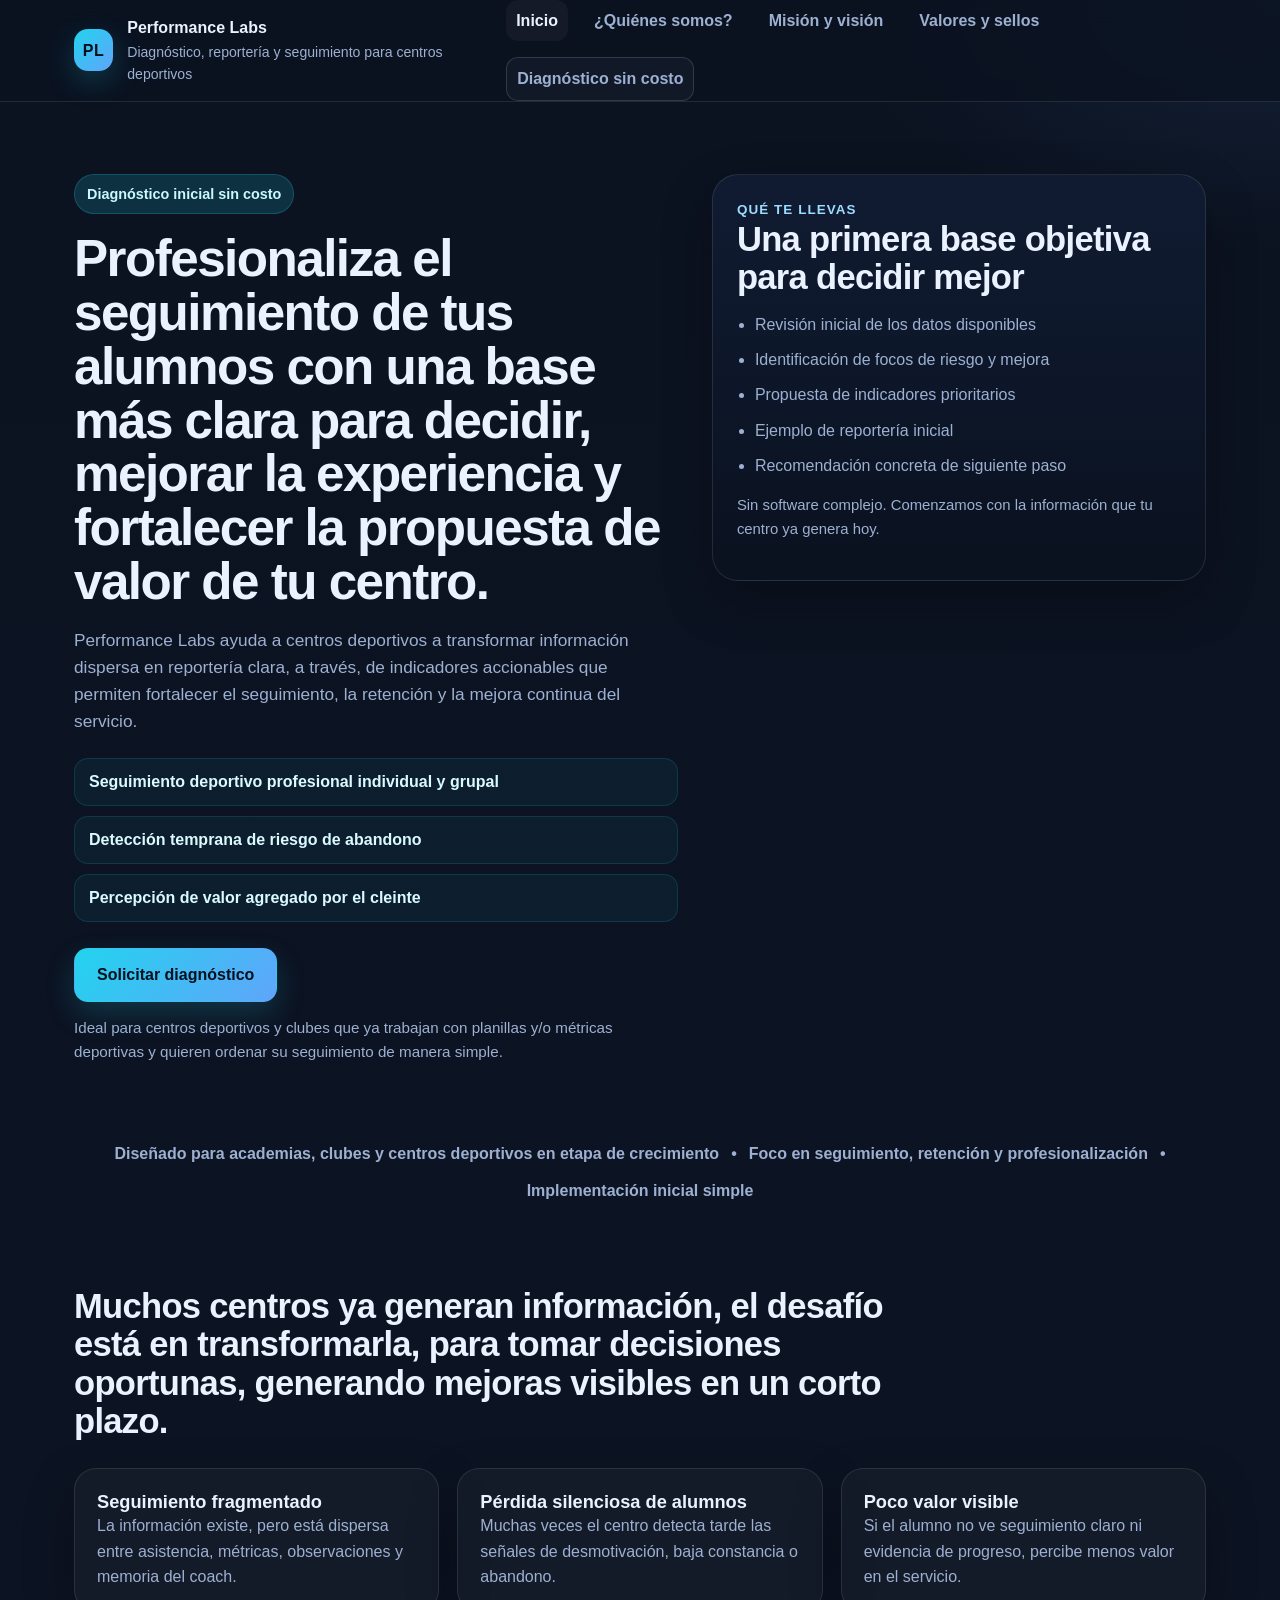
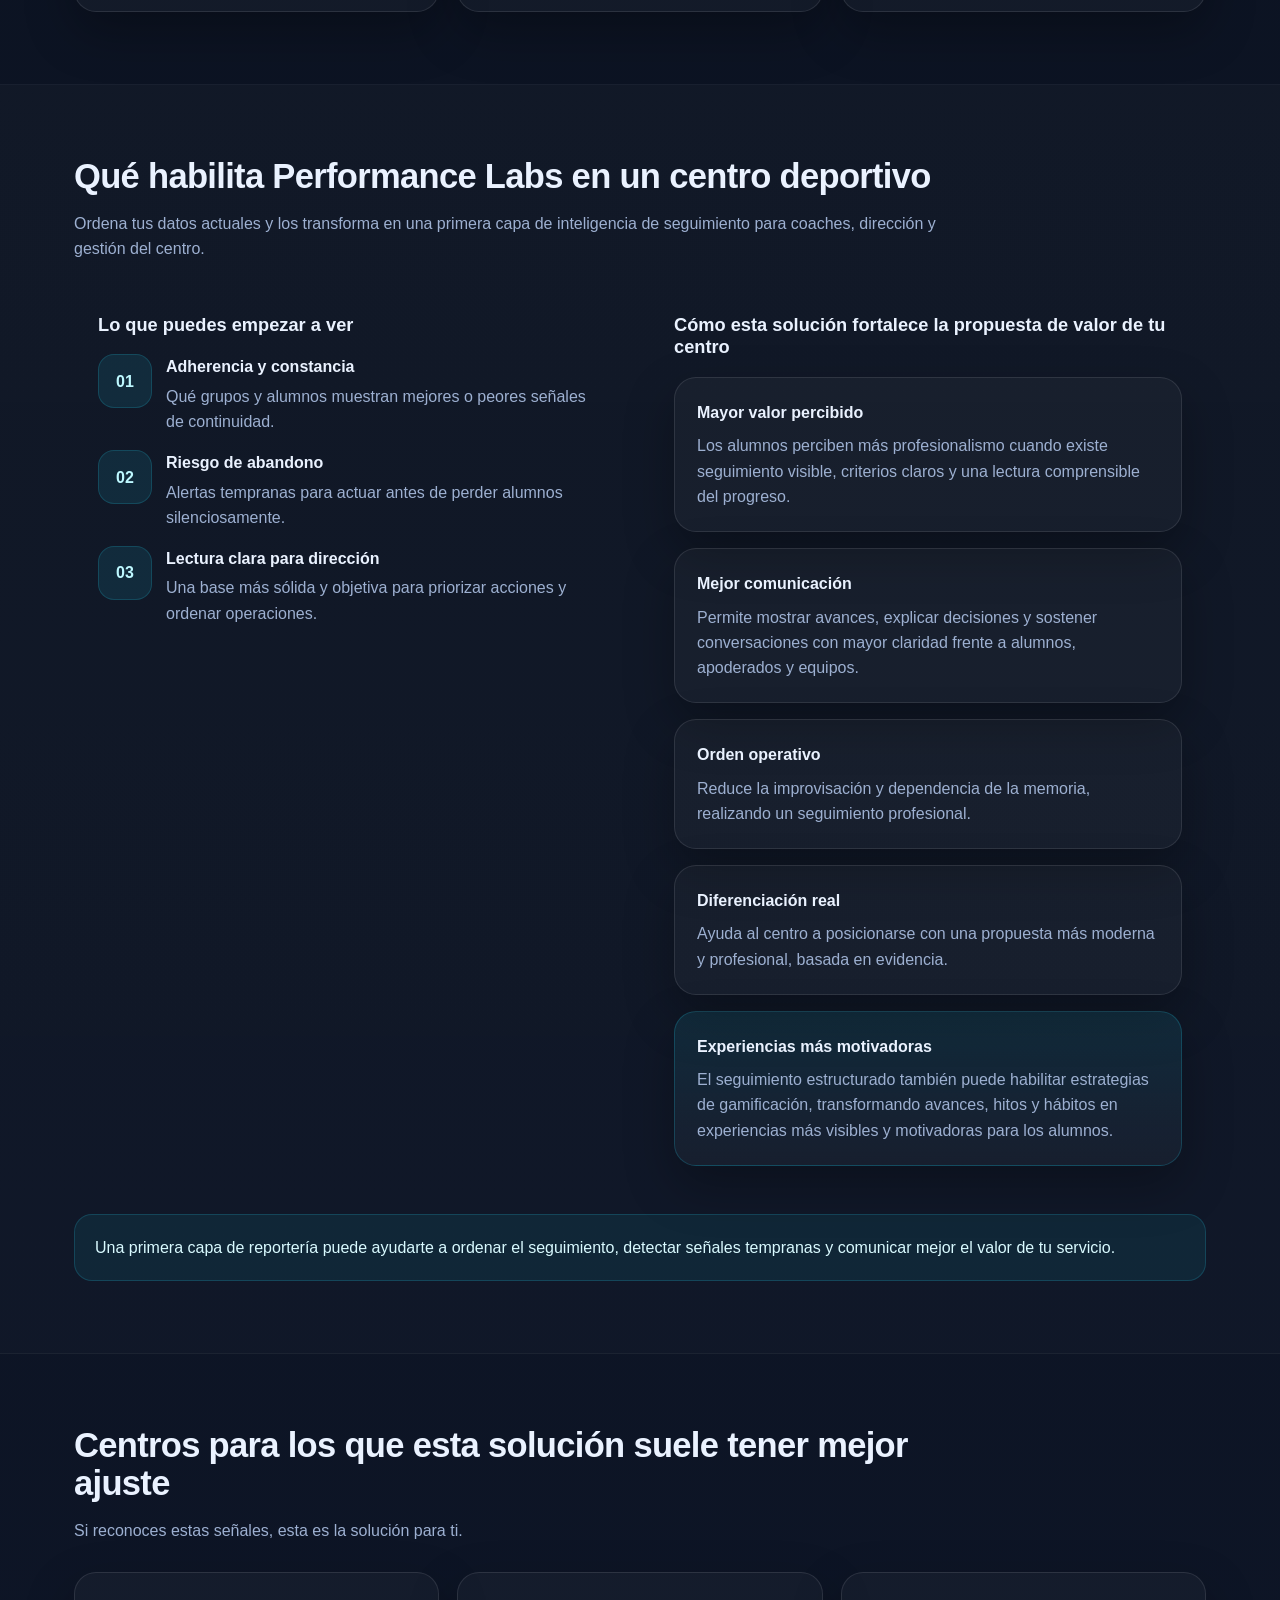
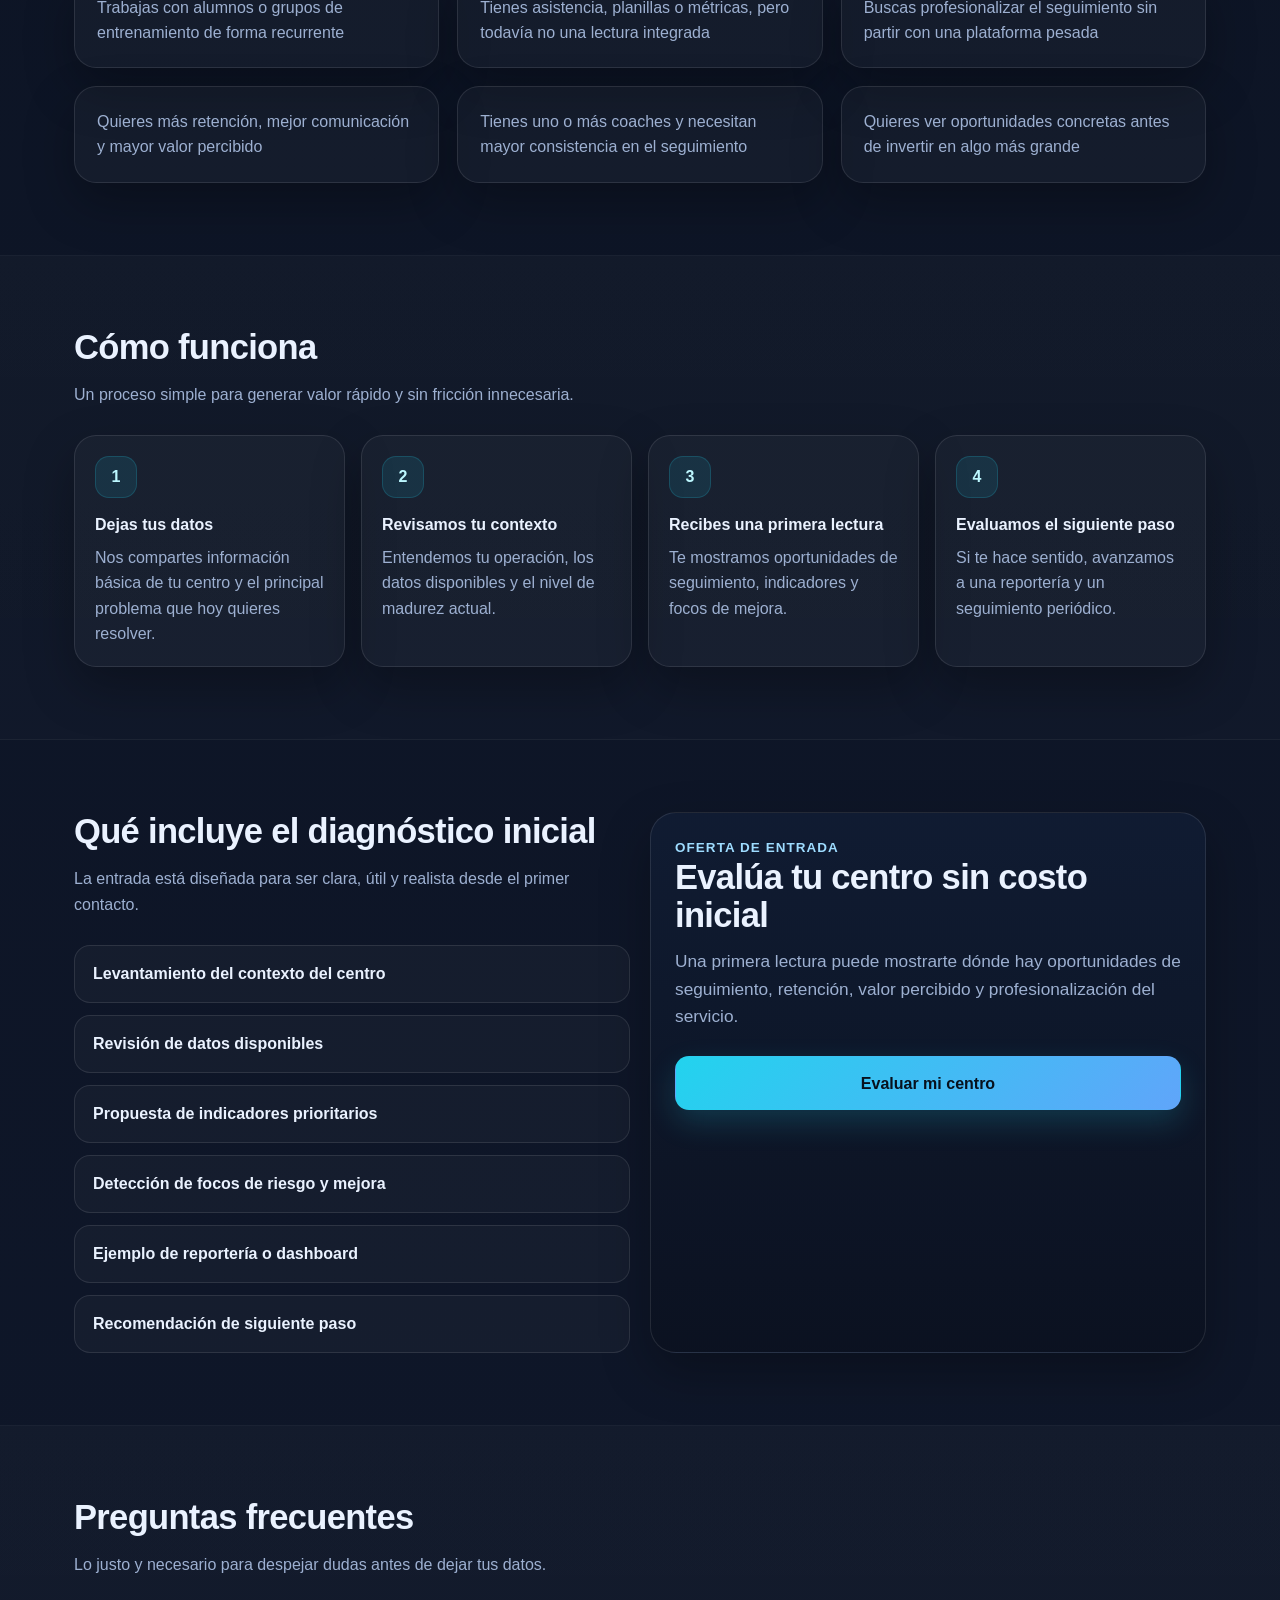
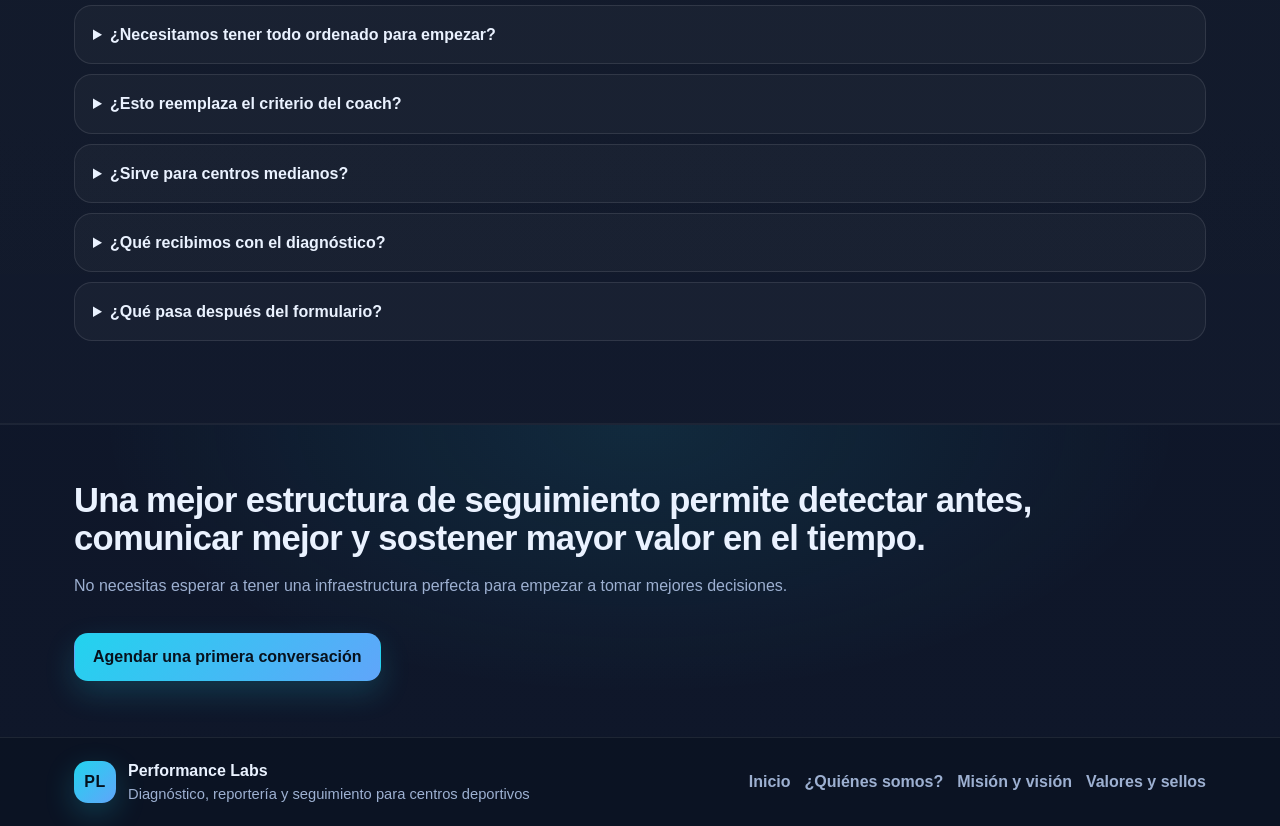
<file: index.html>
<!doctype html>
<html lang="es">
<head>
  <meta charset="utf-8" />
  <meta name="viewport" content="width=device-width,initial-scale=1" />
  <title>Performance Labs | Diagnóstico sin costo para centros deportivos</title>
  <meta name="description" content="Profesionaliza el seguimiento de tus alumnos con reportes claros, indicadores accionables y decisiones basadas en datos. Solicita un diagnóstico inicial sin costo." />
  <meta name="theme-color" content="#0B1220" />
  <link rel="stylesheet" href="./styles.css" />
</head>
<body>
  <a class="skip" href="#main">Saltar al contenido</a>
  <header class="topbar">
    <div class="container topbar__inner">
      <a href="./index.html" class="brand" aria-label="Ir al inicio">
        <div class="brand__mark">PL</div>
        <div>
          <div class="brand__name">Performance Labs</div>
          <div class="brand__tag">Diagnóstico, reportería y seguimiento para centros deportivos</div>
        </div>
      </a>

      <nav class="nav" aria-label="Navegación principal">
        <a href="./index.html" data-page="index.html">Inicio</a>
        <a href="./quienes-somos.html" data-page="quienes-somos.html">¿Quiénes somos?</a>
        <a href="./mision-vision.html" data-page="mision-vision.html">Misión y visión</a>
        <a href="./valores-sellos.html" data-page="valores-sellos.html">Valores y sellos</a>
        <a class="nav__cta" href="https://forms.gle/Sb2u6RuwZ6XTGvu79" target="_blank">Diagnóstico sin costo</a>
      </nav>
    </div>
  </header>

  <main id="main">
    <section class="hero">
      <div class="container hero__grid">
        <div>
          <div class="badge">Diagnóstico inicial sin costo</div>
          <h1>Profesionaliza el seguimiento de tus alumnos con una base más clara para decidir, mejorar la experiencia y fortalecer la propuesta de valor de tu centro.</h1>
          <p class="lead">Performance Labs ayuda a centros deportivos a transformar información dispersa en reportería clara, a través, de indicadores accionables que permiten fortalecer el seguimiento, la retención y la mejora continua del servicio.</p>

          <div class="hero-points">
            <div class="hero-point">Seguimiento deportivo profesional individual y grupal</div>
            <div class="hero-point">Detección temprana de riesgo de abandono</div>
            <div class="hero-point">Percepción de valor agregado por el cleinte</div>
          </div>
          <div class="cta">
            <a class="btn btn--primary btn--large" href="https://forms.gle/Sb2u6RuwZ6XTGvu79" target="_blank">Solicitar diagnóstico</a>
          </div>

          <p class="hero__micro">Ideal para centros deportivos y clubes que ya trabajan con planillas y/o métricas deportivas y quieren ordenar su seguimiento de manera simple.</p>
        </div>

        <aside class="hero-lead-box">
          <div class="lead-box__kicker">Qué te llevas</div>
          <h2>Una primera base objetiva para decidir mejor</h2>
          <ul class="lead-box__list">
            <li>Revisión inicial de los datos disponibles</li>
            <li>Identificación de focos de riesgo y mejora</li>
            <li>Propuesta de indicadores prioritarios</li>
            <li>Ejemplo de reportería inicial</li>
            <li>Recomendación concreta de siguiente paso</li>
          </ul>
          <p class="lead-box__note">Sin software complejo. Comenzamos con la información que tu centro ya genera hoy.</p>
        </aside>
      </div>
    </section>

    <section class="section section--tight social-proof-strip">
      <div class="container social-proof-strip__inner">
        <span>Diseñado para academias, clubes y centros deportivos en etapa de crecimiento</span>
        <span>•</span>
        <span>Foco en seguimiento, retención y profesionalización</span>
        <span>•</span>
        <span>Implementación inicial simple</span>
      </div>
    </section>

    <section class="section">
      <div class="container">
        <div class="section__head">
          <h2>Muchos centros ya generan información, el desafío está en transformarla, para tomar decisiones oportunas, generando mejoras visibles en un corto plazo.</h2>
     
        </div>
        <div class="pain-grid">
          <article class="pain-card">
            <h3>Seguimiento fragmentado</h3>
            <p>La información existe, pero está dispersa entre asistencia, métricas, observaciones y memoria del coach.</p>
          </article>
          <article class="pain-card">
            <h3>Pérdida silenciosa de alumnos</h3>
            <p>Muchas veces el centro detecta tarde las señales de desmotivación, baja constancia o abandono.</p>
          </article>
          <article class="pain-card">
            <h3>Poco valor visible</h3>
            <p>Si el alumno no ve seguimiento claro ni evidencia de progreso, percibe menos valor en el servicio.</p>
          </article>
        </div>
      </div>
    </section>

    <section class="section section--soft">
      <div class="container">
        <div class="section__head">
          <h2>Qué habilita Performance Labs en un centro deportivo</h2>
          <p class="muted">Ordena tus datos actuales y los transforma en una primera capa de inteligencia de seguimiento para coaches, dirección y gestión del centro.</p>
        </div>

        <div class="solution-grid">
          <div class="solution-block">
            <h3>Lo que puedes empezar a ver</h3>
            <div class="bullet-list">
              <div class="bullet-item">
                <div class="bullet-item__icon">01</div>
                <div>
                  <div class="bullet-item__title">Adherencia y constancia</div>
                  <div class="bullet-item__desc">Qué grupos y alumnos muestran mejores o peores señales de continuidad.</div>
                </div>
              </div>
              <div class="bullet-item">
                <div class="bullet-item__icon">02</div>
                <div>
                  <div class="bullet-item__title">Riesgo de abandono</div>
                  <div class="bullet-item__desc">Alertas tempranas para actuar antes de perder alumnos silenciosamente.</div>
                </div>
              </div>
              <div class="bullet-item">
                <div class="bullet-item__icon">03</div>
                <div>
                  <div class="bullet-item__title">Lectura clara para dirección</div>
                  <div class="bullet-item__desc">Una base más sólida y objetiva para priorizar acciones y ordenar operaciones.</div>
                </div>
              </div>
            </div>
          </div>

          <div class="solution-block">
            <h3>Cómo esta solución fortalece la propuesta de valor de tu centro</h3>
            <div class="card-grid card-grid--single-column">
              <article class="card">
                <div class="card__title">Mayor valor percibido</div>
                <div class="card__desc">Los alumnos perciben más profesionalismo cuando existe seguimiento visible, criterios claros y una lectura comprensible del progreso.</div>
              </article>
              <article class="card">
                <div class="card__title">Mejor comunicación</div>
                <div class="card__desc">Permite mostrar avances, explicar decisiones y sostener conversaciones con mayor claridad frente a alumnos, apoderados y equipos.</div>
              </article>
              <article class="card">
                <div class="card__title">Orden operativo</div>
                <div class="card__desc">Reduce la improvisación y dependencia de la memoria, realizando un seguimiento profesional.</div>
              </article>
              <article class="card">
                <div class="card__title">Diferenciación real</div>
                <div class="card__desc">Ayuda al centro a posicionarse con una propuesta más moderna y profesional, basada en evidencia.</div>
              </article>
              <article class="card card--accent">
                <div class="card__title">Experiencias más motivadoras</div>
                <div class="card__desc">El seguimiento estructurado también puede habilitar estrategias de gamificación, transformando avances, hitos y hábitos en experiencias más visibles y motivadoras para los alumnos.</div>
              </article>
            </div>
          </div>
        </div>

        <div class="value-note">Una primera capa de reportería puede ayudarte a ordenar el seguimiento, detectar señales tempranas y comunicar mejor el valor de tu servicio.</div>
      </div>
    </section>

    <section class="section">
      <div class="container">
        <div class="section__head">
          <h2>Centros para los que esta solución suele tener mejor ajuste</h2>
          <p class="muted">Si reconoces estas señales, esta es la solución para ti.</p>
        </div>
        <div class="fit-grid">
          <article class="fit-card">Trabajas con alumnos o grupos de entrenamiento de forma recurrente</article>
          <article class="fit-card">Tienes asistencia, planillas o métricas, pero todavía no una lectura integrada</article>
          <article class="fit-card">Buscas profesionalizar el seguimiento sin partir con una plataforma pesada</article>
          <article class="fit-card">Quieres más retención, mejor comunicación y mayor valor percibido</article>
          <article class="fit-card">Tienes uno o más coaches y necesitan mayor consistencia en el seguimiento</article>
          <article class="fit-card">Quieres ver oportunidades concretas antes de invertir en algo más grande</article>
        </div>
      </div>
    </section>

    <section class="section section--soft">
      <div class="container">
        <div class="section__head">
          <h2>Cómo funciona</h2>
          <p class="muted">Un proceso simple para generar valor rápido y sin fricción innecesaria.</p>
        </div>
        <div class="steps">
          <article class="step"><div class="step__num">1</div><div class="step__title">Dejas tus datos</div><div class="step__desc">Nos compartes información básica de tu centro y el principal problema que hoy quieres resolver.</div></article>
          <article class="step"><div class="step__num">2</div><div class="step__title">Revisamos tu contexto</div><div class="step__desc">Entendemos tu operación, los datos disponibles y el nivel de madurez actual.</div></article>
          <article class="step"><div class="step__num">3</div><div class="step__title">Recibes una primera lectura</div><div class="step__desc">Te mostramos oportunidades de seguimiento, indicadores y focos de mejora.</div></article>
          <article class="step"><div class="step__num">4</div><div class="step__title">Evaluamos el siguiente paso</div><div class="step__desc">Si te hace sentido, avanzamos a una reportería y un seguimiento periódico.</div></article>
        </div>
      </div>
    </section>

    <section class="section">
      <div class="container diagnostic-grid">
        <div>
          <div class="section__head">
            <h2>Qué incluye el diagnóstico inicial</h2>
            <p class="muted">La entrada está diseñada para ser clara, útil y realista desde el primer contacto.</p>
          </div>
          <div class="diagnostic-list">
            <div class="diagnostic-item">Levantamiento del contexto del centro</div>
            <div class="diagnostic-item">Revisión de datos disponibles</div>
            <div class="diagnostic-item">Propuesta de indicadores prioritarios</div>
            <div class="diagnostic-item">Detección de focos de riesgo y mejora</div>
            <div class="diagnostic-item">Ejemplo de reportería o dashboard</div>
            <div class="diagnostic-item">Recomendación de siguiente paso</div>
          </div>
        </div>
        <div class="cta-box">
          <div class="diagnostic-box__kicker">Oferta de entrada</div>
          <h2>Evalúa tu centro sin costo inicial</h2>
          <p class="lead" style="margin-top:14px;">Una primera lectura puede mostrarte dónde hay oportunidades de seguimiento, retención, valor percibido y profesionalización del servicio.</p>
          <div class="cta">
            <a class="btn btn--primary btn--large btn--full" href="https://forms.gle/Sb2u6RuwZ6XTGvu79" target="_blank">Evaluar mi centro</a>
          </div>
        </div>
      </div>
    </section>

    <section class="section section--soft">
      <div class="container">
        <div class="section__head">
          <h2>Preguntas frecuentes</h2>
          <p class="muted">Lo justo y necesario para despejar dudas antes de dejar tus datos.</p>
        </div>
        <div class="faq">
          <details><summary>¿Necesitamos tener todo ordenado para empezar?</summary><div class="faq__body">No. Podemos partir con planillas, asistencia, métricas y registros simples.</div></details>
          <details><summary>¿Esto reemplaza el criterio del coach?</summary><div class="faq__body">No. Lo complementa con mayor claridad, estructura y respaldo para decidir mejor.</div></details>
          <details><summary>¿Sirve para centros medianos?</summary><div class="faq__body">Sí. Está pensado especialmente para centros que están creciendo y necesitan más estructura.</div></details>
          <details><summary>¿Qué recibimos con el diagnóstico?</summary><div class="faq__body">Una primera lectura de tus datos, focos de mejora, indicadores prioritarios y una recomendación concreta de siguiente paso.</div></details>
          <details><summary>¿Qué pasa después del formulario?</summary><div class="faq__body">Revisamos la información enviada y te contactamos para evaluar el ajuste y los próximos pasos.</div></details>
        </div>
      </div>
    </section>

    <section class="final">
      <div class="container final__grid">
        <div>
          <h2>Una mejor estructura de seguimiento permite detectar antes, comunicar mejor y sostener mayor valor en el tiempo.</h2>
          <p class="muted">No necesitas esperar a tener una infraestructura perfecta para empezar a tomar mejores decisiones.</p>
        </div>
        <div class="final__cta">
          <a class="btn btn--primary" href="https://forms.gle/Sb2u6RuwZ6XTGvu79" target="_blank">Agendar una primera conversación</a>
        </div>
      </div>
    </section>
  </main>

  <footer class="footer">
    <div class="container footer__inner">
      <div class="footer__left">
        <div class="footer__mark">PL</div>
        <div>
          <div class="footer__brand">Performance Labs</div>
          <div class="muted muted--small">Diagnóstico, reportería y seguimiento para centros deportivos</div>
        </div>
      </div>
      <div class="footer__right">
        <a href="./index.html">Inicio</a>
        <a href="./quienes-somos.html">¿Quiénes somos?</a>
        <a href="./mision-vision.html">Misión y visión</a>
        <a href="./valores-sellos.html">Valores y sellos</a>
      </div>
    </div>
  </footer>
  <script src="./app.js"></script>
</body>
</html>
</file>
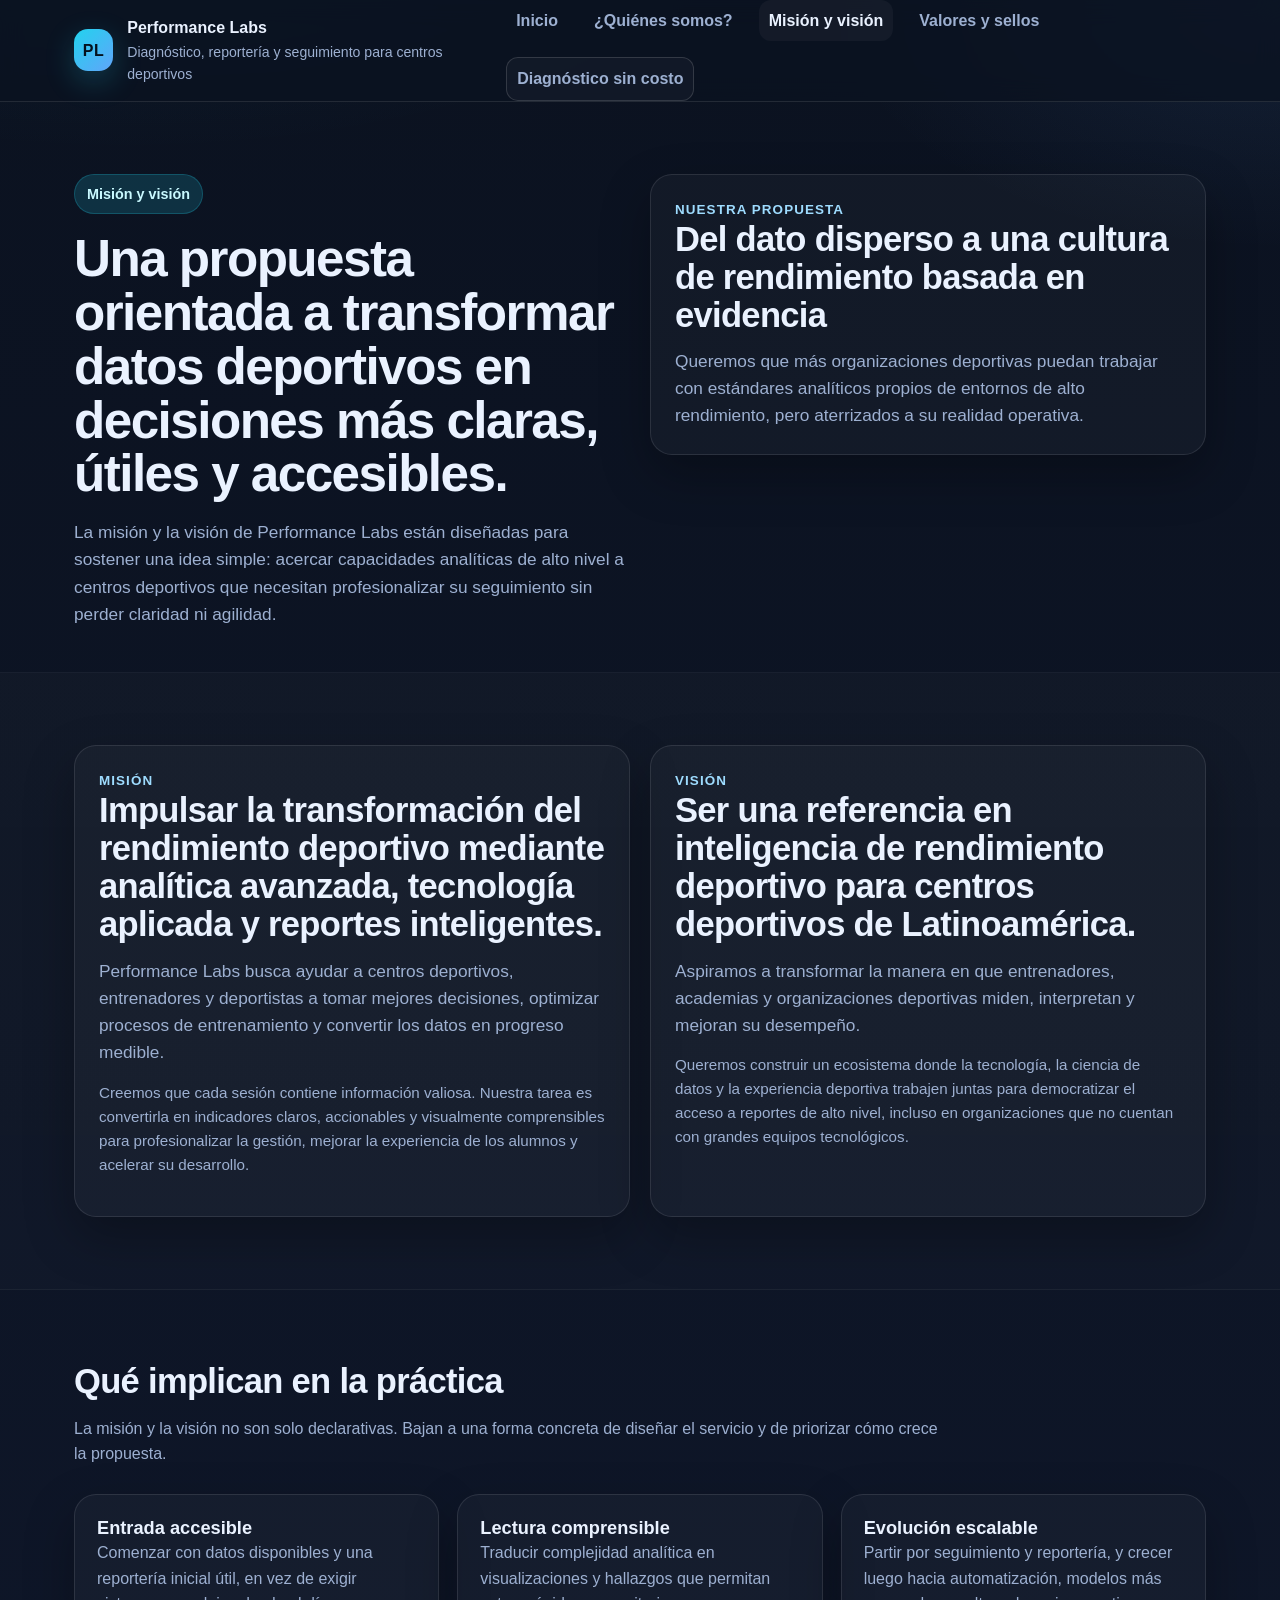
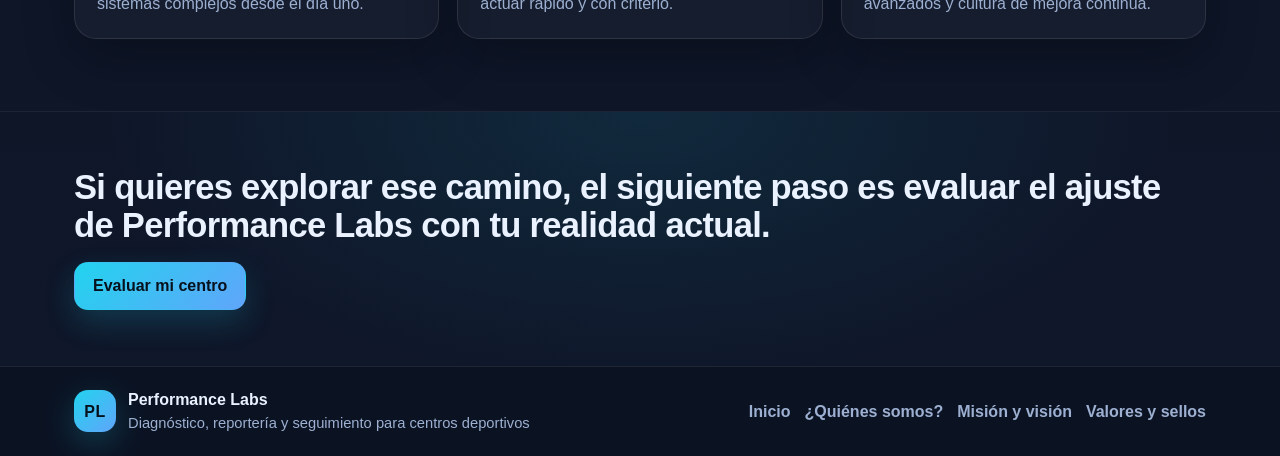
<file: mision-vision.html>
<!doctype html>
<html lang="es">
<head>
  <meta charset="utf-8" />
  <meta name="viewport" content="width=device-width,initial-scale=1" />
  <title>Misión y visión | Performance Labs</title>
  <meta name="description" content="Misión y visión de Performance Labs: transformar el rendimiento deportivo mediante analítica avanzada, tecnología aplicada y reportes inteligentes." />
  <meta name="theme-color" content="#0B1220" />
  <link rel="stylesheet" href="./styles.css" />
</head>
<body>
  <a class="skip" href="#main">Saltar al contenido</a>
  <header class="topbar">
    <div class="container topbar__inner">
      <a href="./index.html" class="brand" aria-label="Ir al inicio">
        <div class="brand__mark">PL</div>
        <div>
          <div class="brand__name">Performance Labs</div>
          <div class="brand__tag">Diagnóstico, reportería y seguimiento para centros deportivos</div>
        </div>
      </a>
      <nav class="nav" aria-label="Navegación principal">
        <a href="./index.html" data-page="index.html">Inicio</a>
        <a href="./quienes-somos.html" data-page="quienes-somos.html">¿Quiénes somos?</a>
        <a href="./mision-vision.html" data-page="mision-vision.html">Misión y visión</a>
        <a href="./valores-sellos.html" data-page="valores-sellos.html">Valores y sellos</a>
        <a class="nav__cta" href="https://forms.gle/Sb2u6RuwZ6XTGvu79" target="_blank">Diagnóstico sin costo</a>
      </nav>
    </div>
  </header>

  <main id="main">
    <section class="page-hero">
      <div class="container page-hero__grid">
        <div>
          <div class="badge">Misión y visión</div>
          <h1>Una propuesta orientada a transformar datos deportivos en decisiones más claras, útiles y accesibles.</h1>
          <p class="lead">La misión y la visión de Performance Labs están diseñadas para sostener una idea simple: acercar capacidades analíticas de alto nivel a centros deportivos que necesitan profesionalizar su seguimiento sin perder claridad ni agilidad.</p>
        </div>
        <aside class="content-box">
          <div class="eyebrow">Nuestra propuesta</div>
          <h2>Del dato disperso a una cultura de rendimiento basada en evidencia</h2>
          <p class="lead" style="margin-top:14px;">Queremos que más organizaciones deportivas puedan trabajar con estándares analíticos propios de entornos de alto rendimiento, pero aterrizados a su realidad operativa.</p>
        </aside>
      </div>
    </section>

    <section class="section section--soft">
      <div class="container solution-grid">
        <article class="content-box">
          <div class="eyebrow">Misión</div>
          <h2>Impulsar la transformación del rendimiento deportivo mediante analítica avanzada, tecnología aplicada y reportes inteligentes.</h2>
          <p class="lead" style="margin-top:14px;">Performance Labs busca ayudar a centros deportivos, entrenadores y deportistas a tomar mejores decisiones, optimizar procesos de entrenamiento y convertir los datos en progreso medible.</p>
          <p class="page-nav-note">Creemos que cada sesión contiene información valiosa. Nuestra tarea es convertirla en indicadores claros, accionables y visualmente comprensibles para profesionalizar la gestión, mejorar la experiencia de los alumnos y acelerar su desarrollo.</p>
        </article>

        <article class="content-box">
          <div class="eyebrow">Visión</div>
          <h2>Ser una referencia en inteligencia de rendimiento deportivo para centros deportivos de Latinoamérica.</h2>
          <p class="lead" style="margin-top:14px;">Aspiramos a transformar la manera en que entrenadores, academias y organizaciones deportivas miden, interpretan y mejoran su desempeño.</p>
          <p class="page-nav-note">Queremos construir un ecosistema donde la tecnología, la ciencia de datos y la experiencia deportiva trabajen juntas para democratizar el acceso a reportes de alto nivel, incluso en organizaciones que no cuentan con grandes equipos tecnológicos.</p>
        </article>
      </div>
    </section>

    <section class="section">
      <div class="container">
        <div class="section__head">
          <h2>Qué implican en la práctica</h2>
          <p class="muted">La misión y la visión no son solo declarativas. Bajan a una forma concreta de diseñar el servicio y de priorizar cómo crece la propuesta.</p>
        </div>
        <div class="grid-3">
          <article class="mini-card">
            <h3>Entrada accesible</h3>
            <p>Comenzar con datos disponibles y una reportería inicial útil, en vez de exigir sistemas complejos desde el día uno.</p>
          </article>
          <article class="mini-card">
            <h3>Lectura comprensible</h3>
            <p>Traducir complejidad analítica en visualizaciones y hallazgos que permitan actuar rápido y con criterio.</p>
          </article>
          <article class="mini-card">
            <h3>Evolución escalable</h3>
            <p>Partir por seguimiento y reportería, y crecer luego hacia automatización, modelos más avanzados y cultura de mejora continua.</p>
          </article>
        </div>
      </div>
    </section>

    <section class="final">
      <div class="container final__grid">
        <div>
          <h2>Si quieres explorar ese camino, el siguiente paso es evaluar el ajuste de Performance Labs con tu realidad actual.</h2>
        </div>
        <div class="final__cta">
          <a class="btn btn--primary" href="https://forms.gle/Sb2u6RuwZ6XTGvu79" target="_blank">Evaluar mi centro</a>
        </div>
      </div>
    </section>
  </main>

  <footer class="footer">
    <div class="container footer__inner">
      <div class="footer__left">
        <div class="footer__mark">PL</div>
        <div><div class="footer__brand">Performance Labs</div><div class="muted muted--small">Diagnóstico, reportería y seguimiento para centros deportivos</div></div>
      </div>
      <div class="footer__right">
        <a href="./index.html">Inicio</a>
        <a href="./quienes-somos.html">¿Quiénes somos?</a>
        <a href="./mision-vision.html">Misión y visión</a>
        <a href="./valores-sellos.html">Valores y sellos</a>
      </div>
    </div>
  </footer>
  <script src="./app.js"></script>
</body>
</html>
</file>
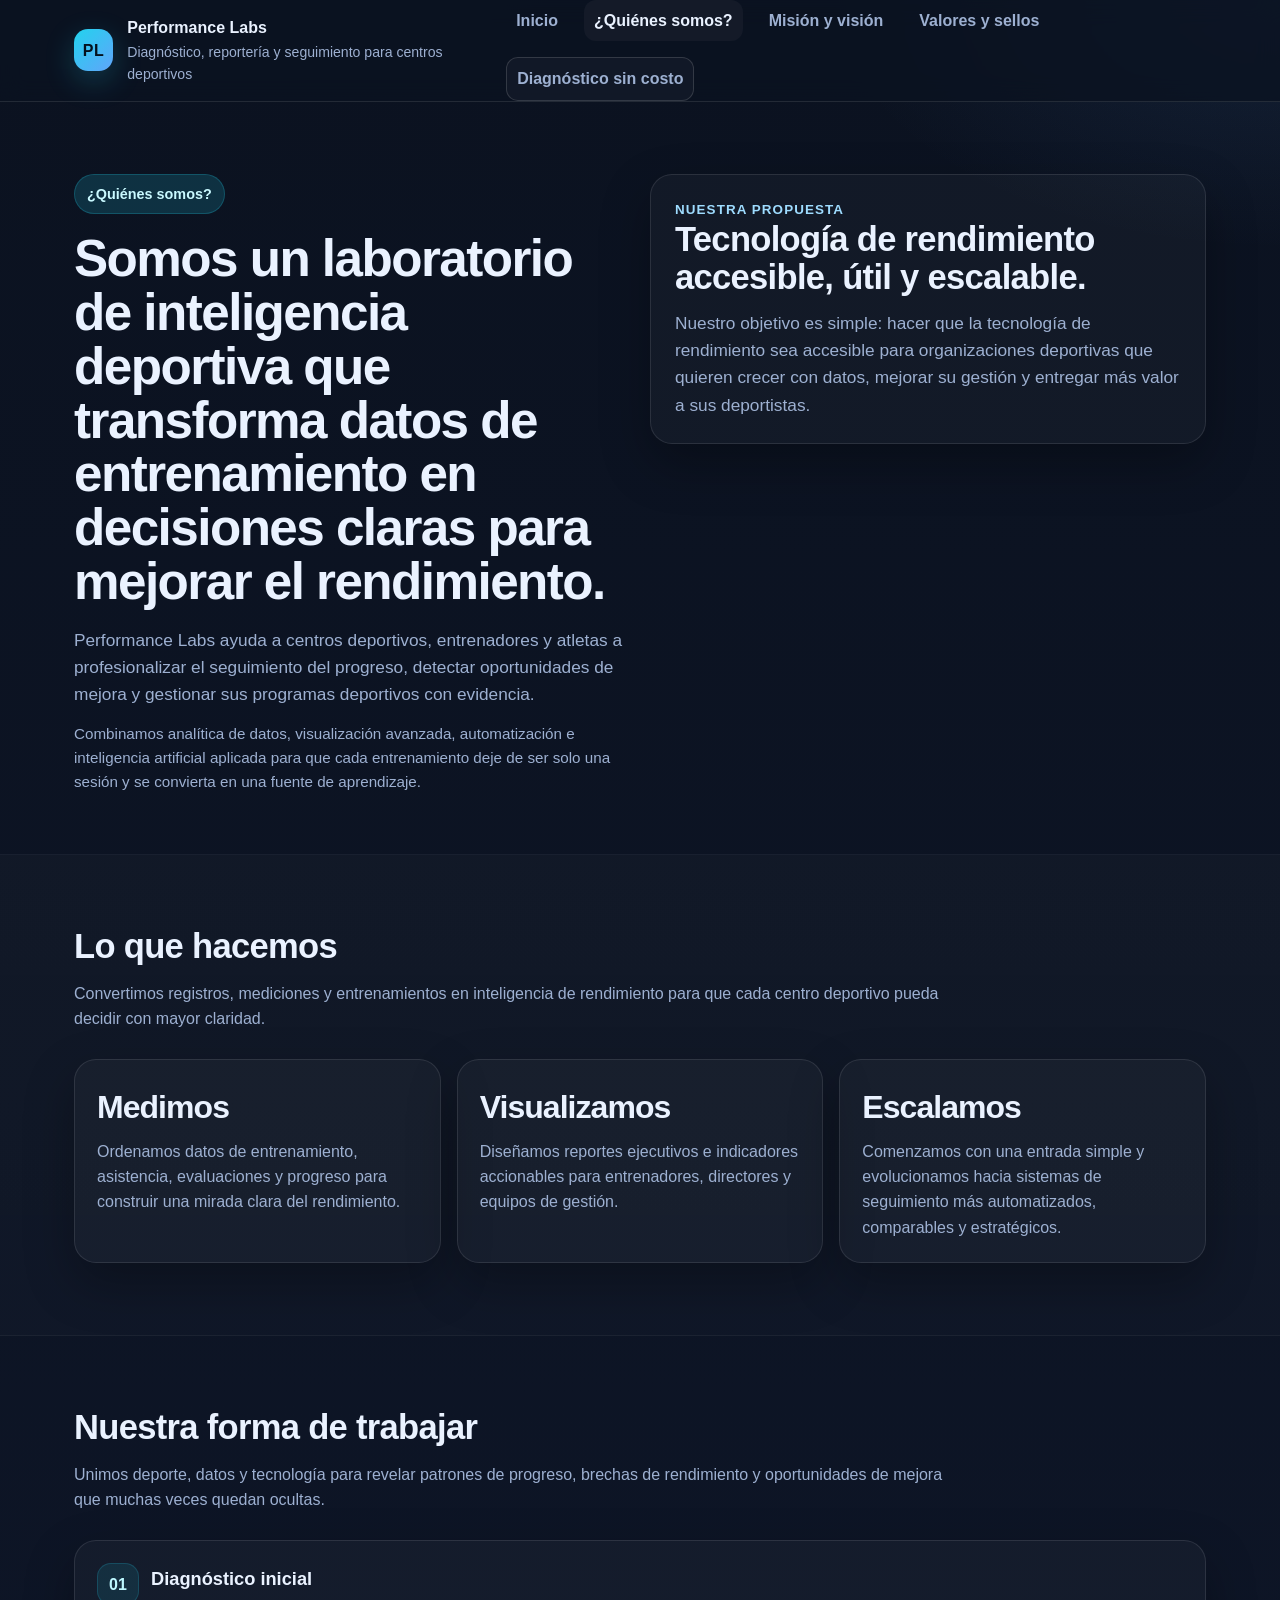
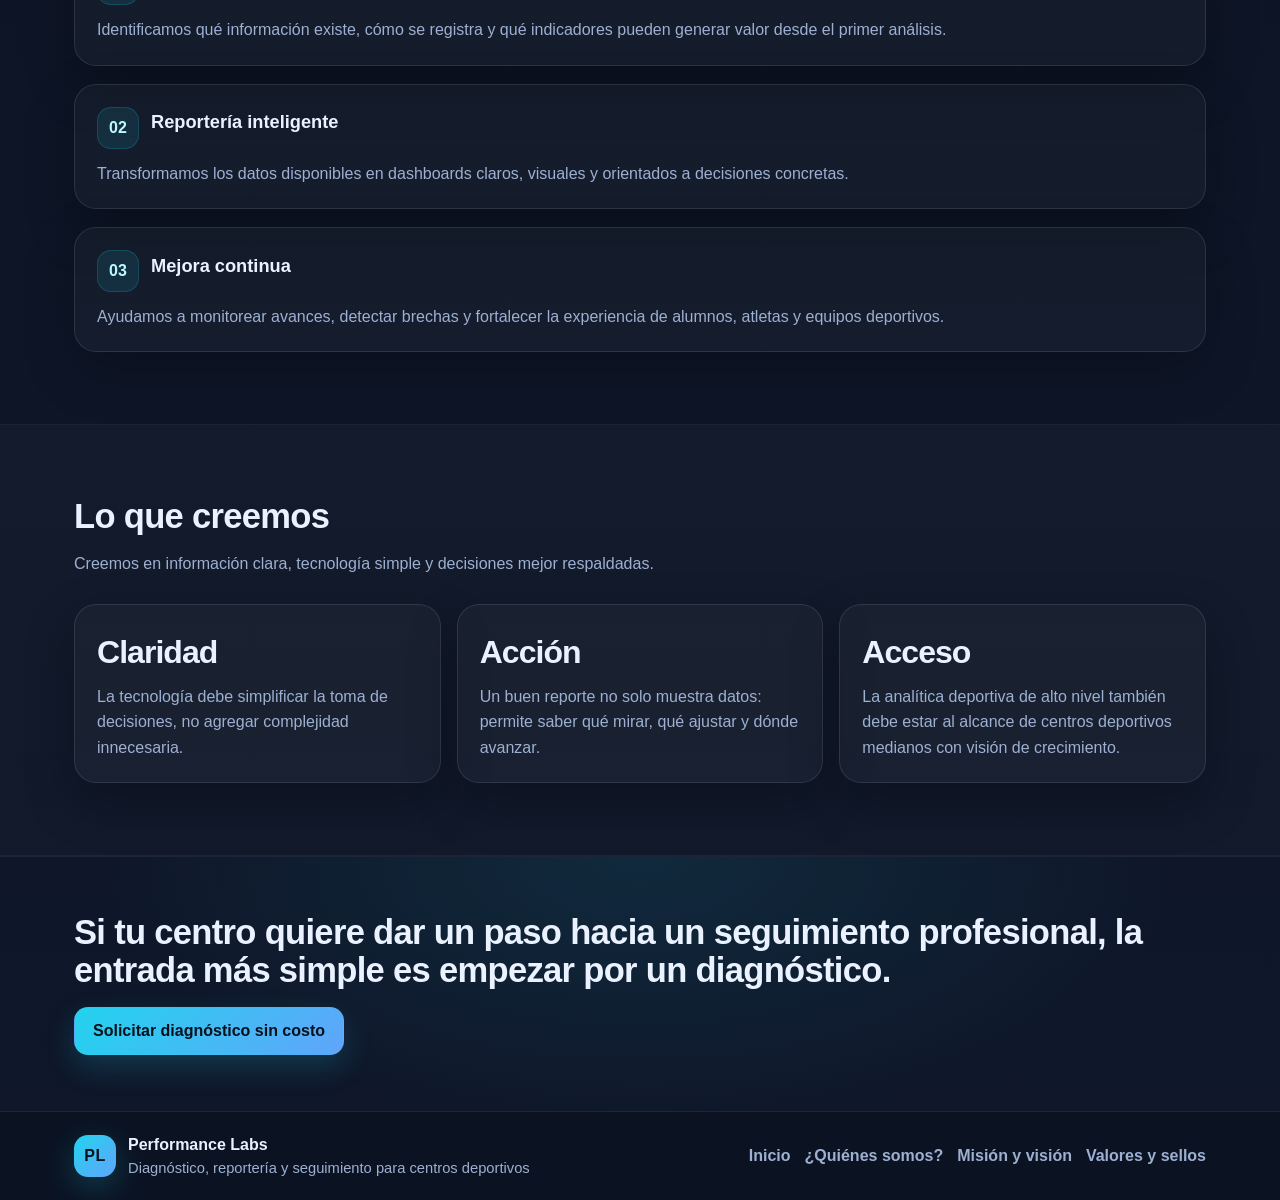
<file: quienes-somos.html>
<!doctype html>
<html lang="es">
<head>
  <meta charset="utf-8" />
  <meta name="viewport" content="width=device-width,initial-scale=1" />
  <title>¿Quiénes somos? | Performance Labs</title>
  <meta name="description" content="Performance Labs transforma datos deportivos en decisiones claras para mejorar el rendimiento, profesionalizar la gestión y escalar el seguimiento en centros deportivos." />
  <meta name="theme-color" content="#0B1220" />
  <link rel="stylesheet" href="./styles.css" />
</head>
<body>
  <a class="skip" href="#main">Saltar al contenido</a>
  <header class="topbar">
    <div class="container topbar__inner">
      <a href="./index.html" class="brand" aria-label="Ir al inicio">
        <div class="brand__mark">PL</div>
        <div>
          <div class="brand__name">Performance Labs</div>
          <div class="brand__tag">Diagnóstico, reportería y seguimiento para centros deportivos</div>
        </div>
      </a>
      <nav class="nav" aria-label="Navegación principal">
        <a href="./index.html" data-page="index.html">Inicio</a>
        <a href="./quienes-somos.html" data-page="quienes-somos.html">¿Quiénes somos?</a>
        <a href="./mision-vision.html" data-page="mision-vision.html">Misión y visión</a>
        <a href="./valores-sellos.html" data-page="valores-sellos.html">Valores y sellos</a>
        <a class="nav__cta" href="https://forms.gle/Sb2u6RuwZ6XTGvu79" target="_blank" rel="noopener">Diagnóstico sin costo</a>
      </nav>
    </div>
  </header>

  <main id="main">
    <section class="page-hero">
      <div class="container page-hero__grid">
        <div>
          <div class="badge">¿Quiénes somos?</div>
          <h1>Somos un laboratorio de inteligencia deportiva que transforma datos de entrenamiento en decisiones claras para mejorar el rendimiento.</h1>
          <p class="lead">Performance Labs ayuda a centros deportivos, entrenadores y atletas a profesionalizar el seguimiento del progreso, detectar oportunidades de mejora y gestionar sus programas deportivos con evidencia.</p>
          <p class="page-nav-note">Combinamos analítica de datos, visualización avanzada, automatización e inteligencia artificial aplicada para que cada entrenamiento deje de ser solo una sesión y se convierta en una fuente de aprendizaje.</p>
        </div>
        <aside class="content-box">
          <div class="eyebrow">Nuestra propuesta</div>
          <h2>Tecnología de rendimiento accesible, útil y escalable.</h2>
          <p class="lead" style="margin-top:14px;">Nuestro objetivo es simple: hacer que la tecnología de rendimiento sea accesible para organizaciones deportivas que quieren crecer con datos, mejorar su gestión y entregar más valor a sus deportistas.</p>
        </aside>
      </div>
    </section>

    <section class="section section--soft">
      <div class="container">
        <div class="section__head">
          <h2>Lo que hacemos</h2>
          <p class="muted">Convertimos registros, mediciones y entrenamientos en inteligencia de rendimiento para que cada centro deportivo pueda decidir con mayor claridad.</p>
        </div>
        <div class="kpi-strip">
          <article class="stat-card">
            <div class="stat-card__value">Medimos</div>
            <p>Ordenamos datos de entrenamiento, asistencia, evaluaciones y progreso para construir una mirada clara del rendimiento.</p>
          </article>
          <article class="stat-card">
            <div class="stat-card__value">Visualizamos</div>
            <p>Diseñamos reportes ejecutivos e indicadores accionables para entrenadores, directores y equipos de gestión.</p>
          </article>
          <article class="stat-card">
            <div class="stat-card__value">Escalamos</div>
            <p>Comenzamos con una entrada simple y evolucionamos hacia sistemas de seguimiento más automatizados, comparables y estratégicos.</p>
          </article>
        </div>
      </div>
    </section>

    <section class="section">
      <div class="container">
        <div class="section__head">
          <h2>Nuestra forma de trabajar</h2>
          <p class="muted">Unimos deporte, datos y tecnología para revelar patrones de progreso, brechas de rendimiento y oportunidades de mejora que muchas veces quedan ocultas.</p>
        </div>
        <div class="timeline">
          <article class="timeline-card">
            <div class="icon-title"><div class="icon-badge">01</div><h3>Diagnóstico inicial</h3></div>
            <p>Identificamos qué información existe, cómo se registra y qué indicadores pueden generar valor desde el primer análisis.</p>
          </article>
          <article class="timeline-card">
            <div class="icon-title"><div class="icon-badge">02</div><h3>Reportería inteligente</h3></div>
            <p>Transformamos los datos disponibles en dashboards claros, visuales y orientados a decisiones concretas.</p>
          </article>
          <article class="timeline-card">
            <div class="icon-title"><div class="icon-badge">03</div><h3>Mejora continua</h3></div>
            <p>Ayudamos a monitorear avances, detectar brechas y fortalecer la experiencia de alumnos, atletas y equipos deportivos.</p>
          </article>
        </div>
      </div>
    </section>

    <section class="section section--soft">
      <div class="container">
        <div class="section__head">
          <h2>Lo que creemos</h2>
          <p class="muted">Creemos en información clara, tecnología simple y decisiones mejor respaldadas.</p>
        </div>
        <div class="kpi-strip">
          <article class="stat-card">
            <div class="stat-card__value">Claridad</div>
            <p>La tecnología debe simplificar la toma de decisiones, no agregar complejidad innecesaria.</p>
          </article>
          <article class="stat-card">
            <div class="stat-card__value">Acción</div>
            <p>Un buen reporte no solo muestra datos: permite saber qué mirar, qué ajustar y dónde avanzar.</p>
          </article>
          <article class="stat-card">
            <div class="stat-card__value">Acceso</div>
            <p>La analítica deportiva de alto nivel también debe estar al alcance de centros deportivos medianos con visión de crecimiento.</p>
          </article>
        </div>
      </div>
    </section>

    <section class="final">
      <div class="container final__grid">
        <div>
          <h2>Si tu centro quiere dar un paso hacia un seguimiento profesional, la entrada más simple es empezar por un diagnóstico.</h2>
        </div>
        <div class="final__cta">
          <a class="btn btn--primary" href="https://forms.gle/Sb2u6RuwZ6XTGvu79" target="_blank" rel="noopener">Solicitar diagnóstico sin costo</a>
        </div>
      </div>
    </section>
  </main>

  <footer class="footer">
    <div class="container footer__inner">
      <div class="footer__left">
        <div class="footer__mark">PL</div>
        <div><div class="footer__brand">Performance Labs</div><div class="muted muted--small">Diagnóstico, reportería y seguimiento para centros deportivos</div></div>
      </div>
      <div class="footer__right">
        <a href="./index.html">Inicio</a>
        <a href="./quienes-somos.html">¿Quiénes somos?</a>
        <a href="./mision-vision.html">Misión y visión</a>
        <a href="./valores-sellos.html">Valores y sellos</a>
      </div>
    </div>
  </footer>
  <script src="./app.js"></script>
</body>
</html>
</file>
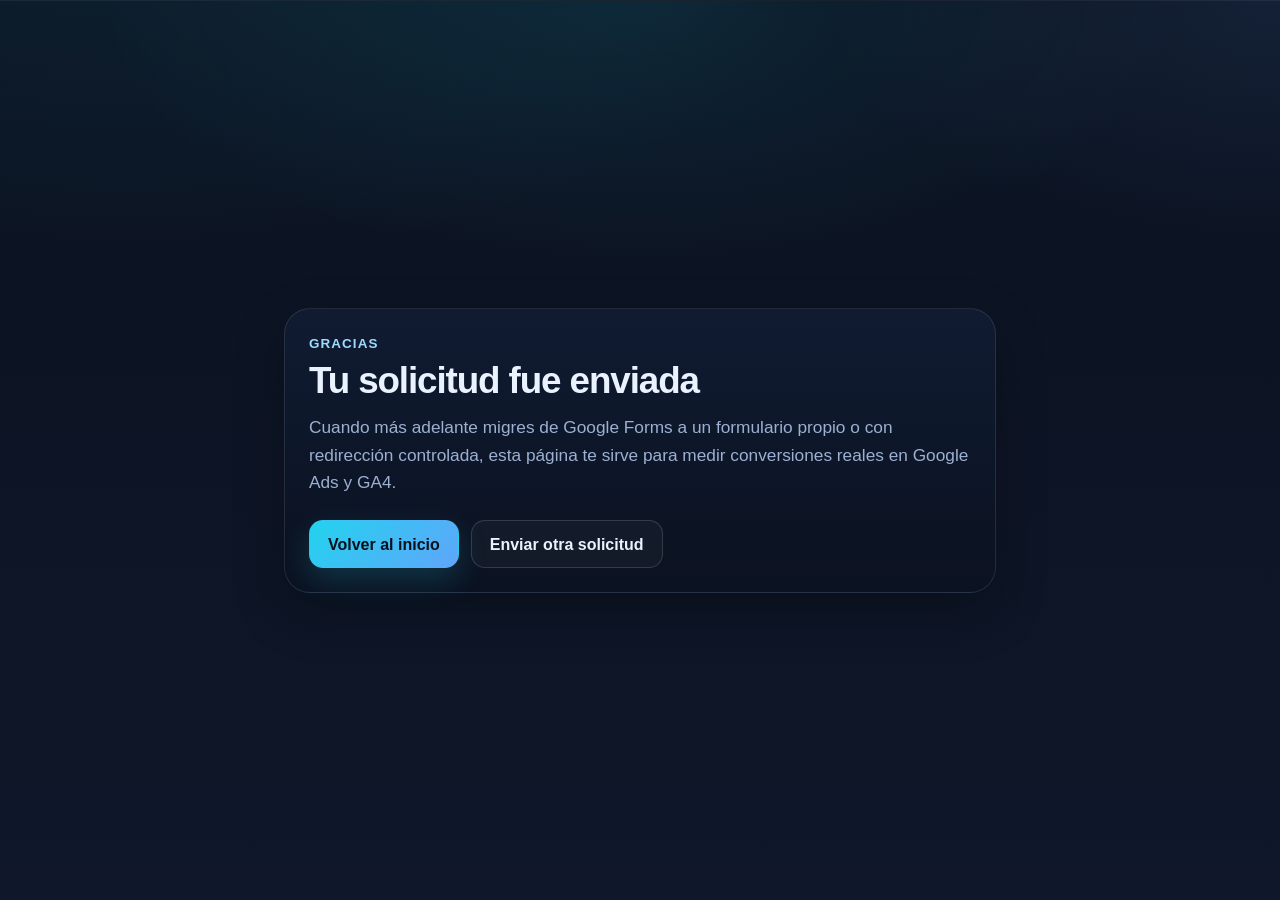
<file: thank-you.html>
<!doctype html>
<html lang="es">
<head>
  <meta charset="utf-8" />
  <meta name="viewport" content="width=device-width,initial-scale=1" />
  <title>Gracias | Performance Labs</title>
  <meta name="theme-color" content="#0B1220" />
  <link rel="stylesheet" href="./styles.css" />
</head>
<body>
  <main class="final" style="min-height:100vh;display:grid;place-items:center;">
    <div class="container" style="max-width:760px;">
      <div class="hero-lead-box" style="top:0;">
        <div class="lead-box__kicker">Gracias</div>
        <h1 style="font-size:2.3rem;margin-top:8px;">Tu solicitud fue enviada</h1>
        <p class="lead" style="margin-top:14px;max-width:none;">Cuando más adelante migres de Google Forms a un formulario propio o con redirección controlada, esta página te sirve para medir conversiones reales en Google Ads y GA4.</p>
        <div class="cta" style="margin-top:24px;">
          <a class="btn btn--primary" href="./">Volver al inicio</a>
          <a class="btn btn--ghost" href="https://forms.gle/Sb2u6RuwZ6XTGvu79" target="_blank" rel="noopener noreferrer">Enviar otra solicitud</a>
        </div>
      </div>
    </div>
  </main>
  <script src="./app.js"></script>
</body>
</html>
</file>
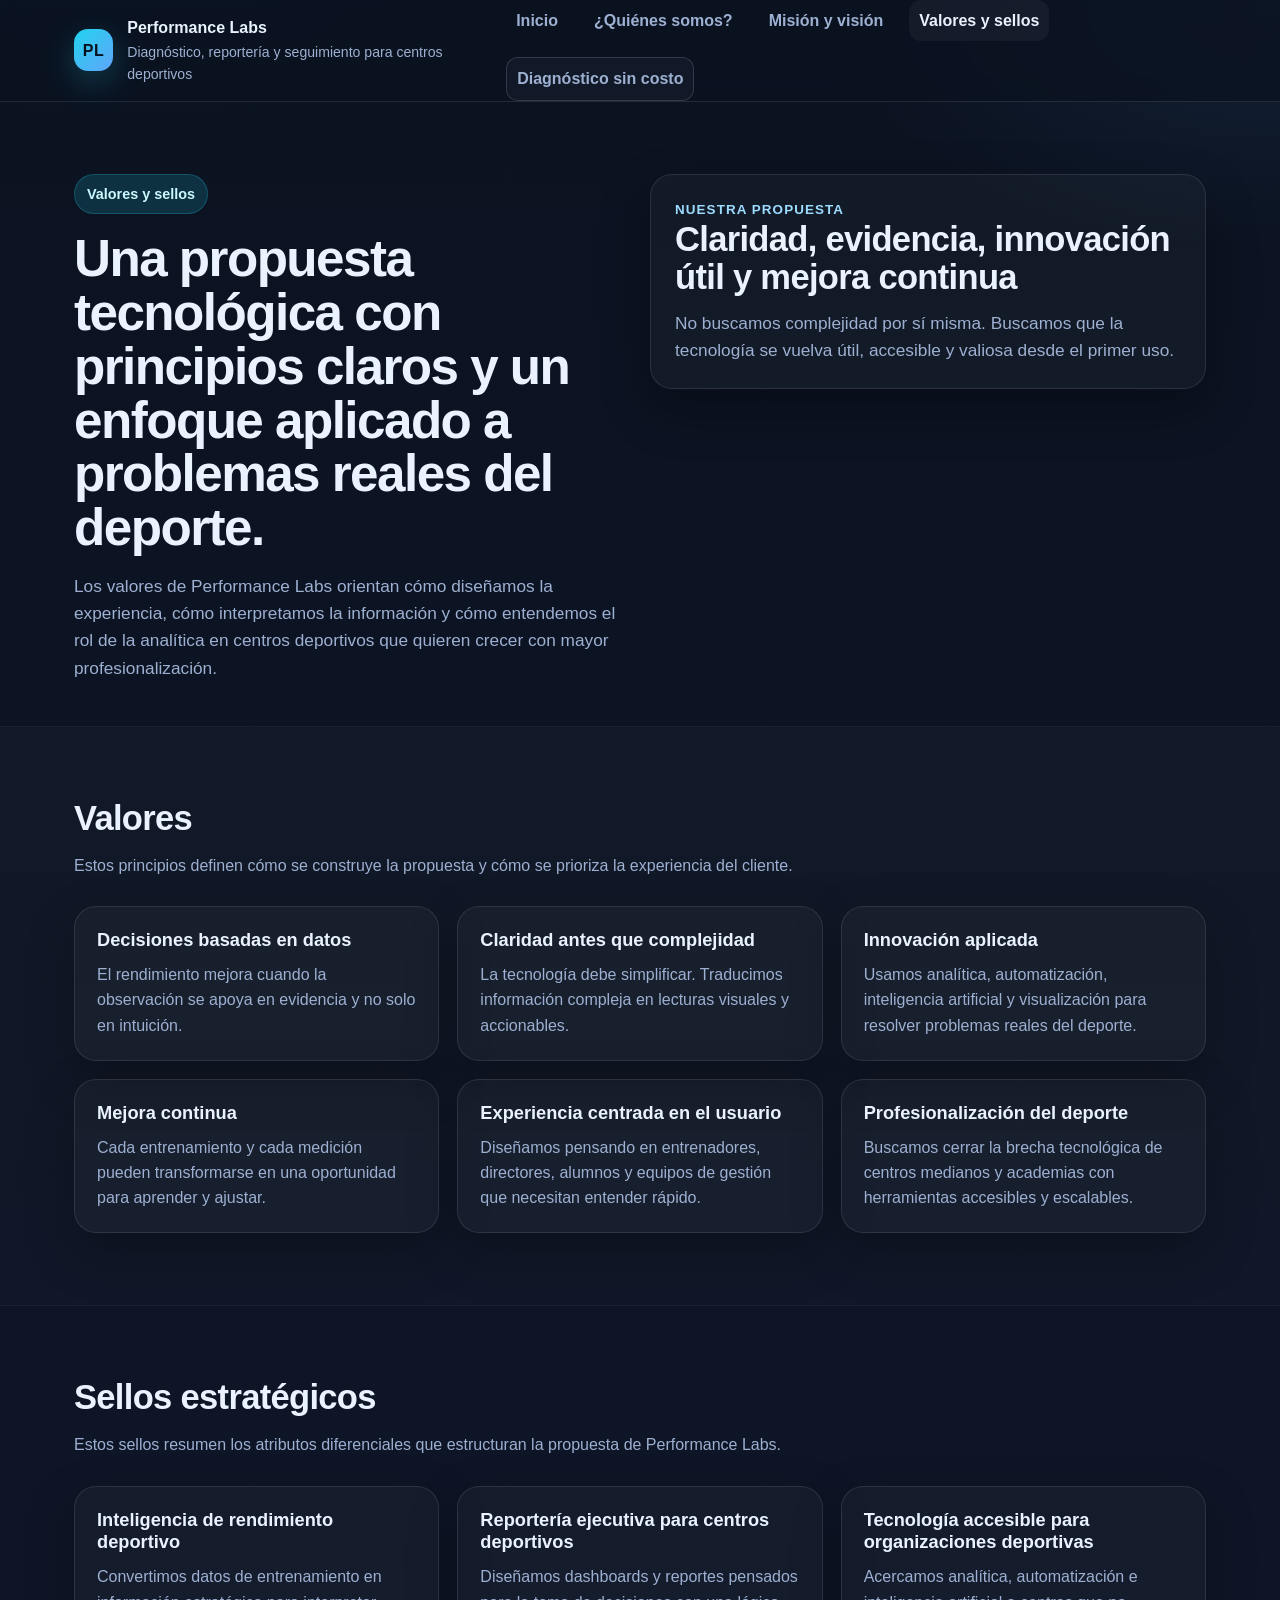
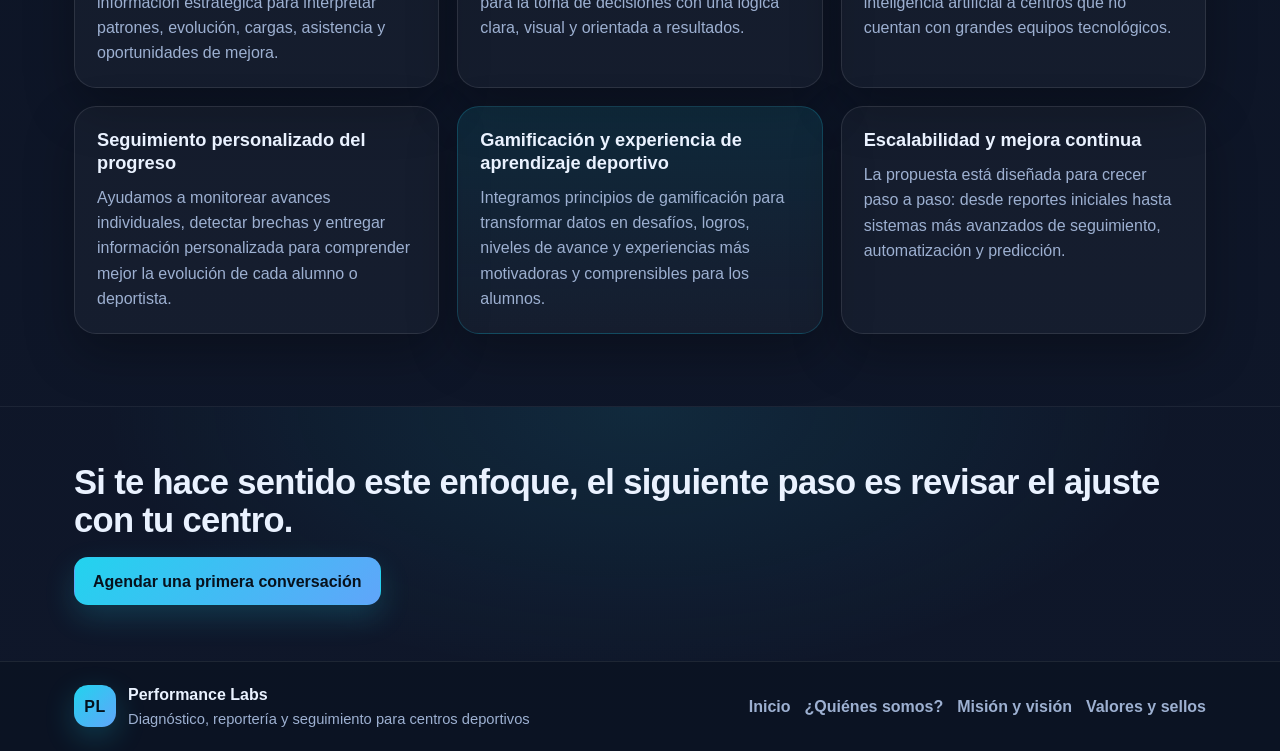
<file: valores-sellos.html>
<!doctype html>
<html lang="es">
<head>
  <meta charset="utf-8" />
  <meta name="viewport" content="width=device-width,initial-scale=1" />
  <title>Valores y sellos | Performance Labs</title>
  <meta name="description" content="Conoce los valores y sellos estratégicos de Performance Labs para centros deportivos, reportería ejecutiva y gamificación aplicada." />
  <meta name="theme-color" content="#0B1220" />
  <link rel="stylesheet" href="./styles.css" />
</head>
<body>
  <a class="skip" href="#main">Saltar al contenido</a>
  <header class="topbar">
    <div class="container topbar__inner">
      <a href="./index.html" class="brand" aria-label="Ir al inicio">
        <div class="brand__mark">PL</div>
        <div>
          <div class="brand__name">Performance Labs</div>
          <div class="brand__tag">Diagnóstico, reportería y seguimiento para centros deportivos</div>
        </div>
      </a>
      <nav class="nav" aria-label="Navegación principal">
        <a href="./index.html" data-page="index.html">Inicio</a>
        <a href="./quienes-somos.html" data-page="quienes-somos.html">¿Quiénes somos?</a>
        <a href="./mision-vision.html" data-page="mision-vision.html">Misión y visión</a>
        <a href="./valores-sellos.html" data-page="valores-sellos.html">Valores y sellos</a>
        <a class="nav__cta" href="https://forms.gle/Sb2u6RuwZ6XTGvu79" target="_blank">Diagnóstico sin costo</a>
      </nav>
    </div>
  </header>

  <main id="main">
    <section class="page-hero">
      <div class="container page-hero__grid">
        <div>
          <div class="badge">Valores y sellos</div>
          <h1>Una propuesta tecnológica con principios claros y un enfoque aplicado a problemas reales del deporte.</h1>
          <p class="lead">Los valores de Performance Labs orientan cómo diseñamos la experiencia, cómo interpretamos la información y cómo entendemos el rol de la analítica en centros deportivos que quieren crecer con mayor profesionalización.</p>
        </div>
        <aside class="content-box">
          <div class="eyebrow">Nuestra propuesta</div>
          <h2>Claridad, evidencia, innovación útil y mejora continua</h2>
          <p class="lead" style="margin-top:14px;">No buscamos complejidad por sí misma. Buscamos que la tecnología se vuelva útil, accesible y valiosa desde el primer uso.</p>
        </aside>
      </div>
    </section>

    <section class="section section--soft">
      <div class="container">
        <div class="section__head">
          <h2>Valores</h2>
          <p class="muted">Estos principios definen cómo se construye la propuesta y cómo se prioriza la experiencia del cliente.</p>
        </div>
        <div class="values-grid">
          <article class="value-card"><h3>Decisiones basadas en datos</h3><p>El rendimiento mejora cuando la observación se apoya en evidencia y no solo en intuición.</p></article>
          <article class="value-card"><h3>Claridad antes que complejidad</h3><p>La tecnología debe simplificar. Traducimos información compleja en lecturas visuales y accionables.</p></article>
          <article class="value-card"><h3>Innovación aplicada</h3><p>Usamos analítica, automatización, inteligencia artificial y visualización para resolver problemas reales del deporte.</p></article>
          <article class="value-card"><h3>Mejora continua</h3><p>Cada entrenamiento y cada medición pueden transformarse en una oportunidad para aprender y ajustar.</p></article>
          <article class="value-card"><h3>Experiencia centrada en el usuario</h3><p>Diseñamos pensando en entrenadores, directores, alumnos y equipos de gestión que necesitan entender rápido.</p></article>
          <article class="value-card"><h3>Profesionalización del deporte</h3><p>Buscamos cerrar la brecha tecnológica de centros medianos y academias con herramientas accesibles y escalables.</p></article>
        </div>
      </div>
    </section>

    <section class="section">
      <div class="container">
        <div class="section__head">
          <h2>Sellos estratégicos</h2>
          <p class="muted">Estos sellos resumen los atributos diferenciales que estructuran la propuesta de Performance Labs.</p>
        </div>
        <div class="seals-grid">
          <article class="seal-card"><h3>Inteligencia de rendimiento deportivo</h3><p>Convertimos datos de entrenamiento en información estratégica para interpretar patrones, evolución, cargas, asistencia y oportunidades de mejora.</p></article>
          <article class="seal-card"><h3>Reportería ejecutiva para centros deportivos</h3><p>Diseñamos dashboards y reportes pensados para la toma de decisiones con una lógica clara, visual y orientada a resultados.</p></article>
          <article class="seal-card"><h3>Tecnología accesible para organizaciones deportivas</h3><p>Acercamos analítica, automatización e inteligencia artificial a centros que no cuentan con grandes equipos tecnológicos.</p></article>
          <article class="seal-card"><h3>Seguimiento personalizado del progreso</h3><p>Ayudamos a monitorear avances individuales, detectar brechas y entregar información personalizada para comprender mejor la evolución de cada alumno o deportista.</p></article>
          <article class="seal-card card--accent"><h3>Gamificación y experiencia de aprendizaje deportivo</h3><p>Integramos principios de gamificación para transformar datos en desafíos, logros, niveles de avance y experiencias más motivadoras y comprensibles para los alumnos.</p></article>
          <article class="seal-card"><h3>Escalabilidad y mejora continua</h3><p>La propuesta está diseñada para crecer paso a paso: desde reportes iniciales hasta sistemas más avanzados de seguimiento, automatización y predicción.</p></article>
        </div>
      </div>
    </section>

    <section class="final">
      <div class="container final__grid">
        <div>
          <h2>Si te hace sentido este enfoque, el siguiente paso es revisar el ajuste con tu centro.</h2>
        </div>
        <div class="final__cta">
          <a class="btn btn--primary" href="https://forms.gle/Sb2u6RuwZ6XTGvu79" target="_blank">Agendar una primera conversación</a>
        </div>
      </div>
    </section>
  </main>

  <footer class="footer">
    <div class="container footer__inner">
      <div class="footer__left">
        <div class="footer__mark">PL</div>
        <div><div class="footer__brand">Performance Labs</div><div class="muted muted--small">Diagnóstico, reportería y seguimiento para centros deportivos</div></div>
      </div>
      <div class="footer__right">
        <a href="./index.html">Inicio</a>
        <a href="./quienes-somos.html">¿Quiénes somos?</a>
        <a href="./mision-vision.html">Misión y visión</a>
        <a href="./valores-sellos.html">Valores y sellos</a>
      </div>
    </div>
  </footer>
  <script src="./app.js"></script>
</body>
</html>
</file>
<file: styles.css>
:root{
  --bg:#0B1220;
  --bg-soft:#101A2F;
  --card:#111C33;
  --card-2:#14213D;
  --text:#EAF2FF;
  --muted:#9DB0D1;
  --line:rgba(255,255,255,.10);
  --line-2:rgba(255,255,255,.14);
  --cyan:#22D3EE;
  --cyan-soft:rgba(34,211,238,.16);
  --blue:#60A5FA;
  --shadow:0 20px 50px rgba(0,0,0,.28);
  --radius:22px;
  --radius-sm:16px;
  --max:1180px;
}

*{box-sizing:border-box}
html{scroll-behavior:smooth}
body{
  margin:0;
  font-family:Inter,Segoe UI,Roboto,Arial,sans-serif;
  background:
    radial-gradient(1200px 600px at 10% -10%, rgba(34,211,238,.08), transparent 60%),
    radial-gradient(900px 500px at 100% 0%, rgba(96,165,250,.10), transparent 50%),
    linear-gradient(180deg, #0B1220 0%, #0F172A 100%);
  color:var(--text);
  line-height:1.58;
}
a{color:inherit;text-decoration:none}
.container{max-width:var(--max);margin:0 auto;padding:0 24px}
.skip{position:absolute;left:-9999px;top:auto}
.skip:focus{left:16px;top:16px;z-index:999;background:#fff;color:#000;padding:10px 12px;border-radius:10px}

.topbar{
  position:sticky;top:0;z-index:40;
  backdrop-filter:blur(12px);
  background:rgba(11,18,32,.78);
  border-bottom:1px solid var(--line);
}
.topbar__inner{display:flex;align-items:center;justify-content:space-between;gap:20px;min-height:80px}
.brand{display:flex;align-items:center;gap:14px;min-width:0}
.brand__mark,.footer__mark{width:42px;height:42px;border-radius:14px;display:grid;place-items:center;font-weight:900;letter-spacing:.04em;color:#04111D;background:linear-gradient(135deg, var(--cyan), var(--blue));box-shadow:0 10px 30px rgba(34,211,238,.22)}
.brand__name{font-size:1rem;font-weight:900}
.brand__tag{font-size:.88rem;color:var(--muted)}
.nav{display:flex;align-items:center;gap:16px;flex-wrap:wrap}
.nav a{color:var(--muted);font-weight:760;padding:8px 10px;border-radius:12px}
.nav a:hover,.nav a.is-active{color:var(--text);background:rgba(255,255,255,.04)}
.nav__cta{border:1px solid var(--line-2)!important;background:rgba(255,255,255,.03)}

.btn{display:inline-flex;align-items:center;justify-content:center;gap:10px;min-height:48px;padding:0 18px;border-radius:14px;border:1px solid transparent;font-weight:800;transition:.2s ease}
.btn--primary{background:linear-gradient(135deg,var(--cyan),var(--blue));color:#07111D;box-shadow:0 12px 30px rgba(34,211,238,.18)}
.btn--primary:hover{transform:translateY(-1px);box-shadow:0 18px 38px rgba(34,211,238,.22)}
.btn--ghost{border-color:var(--line-2);background:rgba(255,255,255,.03);color:var(--text)}
.btn--large{min-height:54px;padding:0 22px}
.btn--full{width:100%}

.hero,.page-hero{padding:72px 0 44px}
.hero__grid,.page-hero__grid{display:grid;grid-template-columns:1.1fr .9fr;gap:34px;align-items:start}
.badge{display:inline-flex;align-items:center;gap:10px;padding:8px 12px;border-radius:999px;background:var(--cyan-soft);border:1px solid rgba(34,211,238,.22);color:#C9F9FF;font-size:.9rem;font-weight:800;margin-bottom:18px}
h1,h2,h3{margin:0}
h1{font-size:clamp(2.25rem,4vw,3.8rem);line-height:1.05;letter-spacing:-.03em}
h2{font-size:clamp(1.65rem,2.7vw,2.45rem);line-height:1.1;letter-spacing:-.02em}
h3{font-size:1.14rem;line-height:1.25}
.lead{margin:18px 0 0;color:var(--muted);font-size:1.08rem;max-width:760px}
.hero__micro{margin-top:14px;color:var(--muted);font-size:.95rem}
.cta{display:flex;flex-wrap:wrap;gap:12px;margin-top:26px}

.hero-lead-box,.panel,.content-box,.cta-box{
  border:1px solid var(--line);
  background:linear-gradient(180deg, rgba(17,28,51,.94), rgba(11,18,32,.92));
  border-radius:26px;
  box-shadow:var(--shadow);
  padding:24px;
}
.lead-box__kicker,.eyebrow{color:#9EDCFF;font-size:.84rem;font-weight:900;text-transform:uppercase;letter-spacing:.08em}
.lead-box__list{margin:16px 0 0;padding-left:18px;color:var(--muted)}
.lead-box__list li+li{margin-top:10px}
.lead-box__note{margin-top:16px;color:var(--muted);font-size:.93rem}
.hero-points{display:grid;gap:10px;margin-top:22px}
.hero-point{min-height:48px;display:flex;align-items:center;padding:0 14px;border:1px solid rgba(34,211,238,.14);background:rgba(34,211,238,.06);border-radius:14px;color:#D9FAFF;font-weight:750}

.section{padding:72px 0}
.section--tight{padding-top:38px}
.section--soft{background:linear-gradient(180deg, rgba(255,255,255,.02), rgba(255,255,255,.01));border-top:1px solid rgba(255,255,255,.04);border-bottom:1px solid rgba(255,255,255,.04)}
.section__head{max-width:880px;margin-bottom:28px}
.muted{color:var(--muted)}
.muted--small{font-size:.92rem}
.center{text-align:center}

.social-proof-strip{padding:18px 0 12px}
.social-proof-strip__inner{display:flex;justify-content:center;gap:12px;flex-wrap:wrap;color:var(--muted);font-weight:700;text-align:center}

.grid-3,.pain-grid,.fit-grid,.benefit-grid,.deep-grid,.values-grid,.seals-grid{display:grid;grid-template-columns:repeat(3,minmax(0,1fr));gap:18px}
.card,.pain-card,.fit-card,.mini-card,.deep-card,.value-card,.seal-card,.content-box,.timeline-card,.stat-card{
  border:1px solid var(--line);
  background:rgba(255,255,255,.03);
  border-radius:var(--radius);
  box-shadow:var(--shadow);
}
.card,.pain-card,.fit-card,.mini-card,.deep-card,.value-card,.seal-card,.timeline-card,.stat-card{padding:22px}
.card__title{font-weight:900;margin-bottom:8px}
.card__desc,.pain-card p,.deep-card p,.mini-card p,.value-card p,.seal-card p,.fit-card,.timeline-card p,.stat-card p{color:var(--muted);margin:0}
.card-grid{display:grid;grid-template-columns:1fr 1fr;gap:16px;margin-top:18px}
.card-grid--single-column{grid-template-columns:1fr}
.card--accent{background:linear-gradient(180deg, rgba(34,211,238,.10), rgba(255,255,255,.03));border-color:rgba(34,211,238,.20)}

.solution-grid,.diagnostic-grid,.page-hero__grid{display:grid;grid-template-columns:1fr 1fr;gap:20px}
.solution-block,.content-box,.cta-box{padding:24px}
.bullet-list{display:grid;gap:16px;margin-top:18px}
.bullet-item{display:grid;grid-template-columns:54px 1fr;gap:14px;align-items:flex-start}
.bullet-item__icon{width:54px;height:54px;display:grid;place-items:center;border-radius:16px;font-weight:900;color:#BDF8FF;background:rgba(34,211,238,.10);border:1px solid rgba(34,211,238,.18)}
.bullet-item__title{font-weight:850;margin-bottom:4px}
.bullet-item__desc{color:var(--muted)}
.value-note,.quote-box{margin-top:24px;padding:20px;border:1px solid rgba(34,211,238,.18);background:rgba(34,211,238,.08);border-radius:18px;color:#D9FAFF}

.steps{display:grid;grid-template-columns:repeat(4,minmax(0,1fr));gap:16px}
.step{padding:20px;border:1px solid var(--line);background:rgba(255,255,255,.03);border-radius:var(--radius);box-shadow:var(--shadow)}
.step__num{width:42px;height:42px;display:grid;place-items:center;border-radius:14px;background:rgba(34,211,238,.10);border:1px solid rgba(34,211,238,.18);color:#BDF8FF;font-weight:900}
.step__title{margin-top:14px;font-weight:900}
.step__desc{margin-top:8px;color:var(--muted)}
.diagnostic-list{display:grid;gap:12px}
.diagnostic-item{min-height:58px;display:flex;align-items:center;padding:0 18px;border-radius:16px;border:1px solid var(--line);background:rgba(255,255,255,.03);font-weight:750}
.diagnostic-box__kicker{color:#9EDCFF;font-size:.84rem;font-weight:900;text-transform:uppercase;letter-spacing:.08em}
.case-box{padding:24px;border:1px solid var(--line);background:rgba(255,255,255,.03);border-radius:var(--radius);box-shadow:var(--shadow)}
.case-box__row{display:grid;grid-template-columns:1fr 1fr;gap:18px}.case-box__row+.case-box__row{margin-top:18px}
.case-box__label{color:#9EDCFF;font-size:.84rem;font-weight:900;text-transform:uppercase;letter-spacing:.08em;margin-bottom:8px}
.case-box p{margin:0;color:var(--muted)}

.page-nav-note{margin-top:14px;color:var(--muted);font-size:.95rem}
.kpi-strip{display:grid;grid-template-columns:repeat(3,minmax(0,1fr));gap:16px;margin-top:24px}
.stat-card__value{font-size:2rem;font-weight:900;letter-spacing:-.03em;margin-bottom:6px}
.timeline{display:grid;gap:18px}
.timeline-card h3,.value-card h3,.seal-card h3{margin-bottom:10px}
.icon-title{display:flex;align-items:center;gap:12px;margin-bottom:12px}
.icon-badge{width:42px;height:42px;border-radius:14px;display:grid;place-items:center;font-weight:900;color:#BDF8FF;background:rgba(34,211,238,.10);border:1px solid rgba(34,211,238,.18)}

.faq details{border-radius:18px;border:1px solid var(--line);background:rgba(255,255,255,.03);padding:16px 18px;margin:10px 0}
.faq summary{cursor:pointer;font-weight:850}
.faq__body{color:var(--muted);margin-top:10px}

.final{padding:56px 0;border-top:1px solid rgba(255,255,255,.06);background:radial-gradient(900px 450px at 50% 0%, rgba(34,211,238,.10), transparent 60%)}
.final__grid{display:flex;align-items:center;justify-content:space-between;gap:18px;flex-wrap:wrap}
.final__cta{display:flex;gap:12px;flex-wrap:wrap}

.footer{border-top:1px solid rgba(255,255,255,.08);padding:20px 0;background:rgba(11,18,32,.72)}
.footer__inner{display:flex;align-items:center;justify-content:space-between;gap:18px;flex-wrap:wrap}
.footer__left{display:flex;align-items:center;gap:12px}
.footer__brand{font-weight:900}.footer__right{display:flex;flex-wrap:wrap;gap:14px}.footer__right a{color:var(--muted);font-weight:700}.footer__right a:hover{color:var(--text)}

@media (max-width:1100px){
  .hero__grid,.solution-grid,.diagnostic-grid,.page-hero__grid{grid-template-columns:1fr}
  .grid-3,.pain-grid,.fit-grid,.benefit-grid,.deep-grid,.values-grid,.seals-grid,.kpi-strip{grid-template-columns:repeat(2,minmax(0,1fr))}
  .steps{grid-template-columns:repeat(2,minmax(0,1fr))}
}
@media (max-width:760px){
  .topbar__inner{align-items:flex-start;padding-top:14px;padding-bottom:14px}
  .nav{gap:8px}
  .card-grid,.case-box__row,.grid-3,.pain-grid,.fit-grid,.benefit-grid,.deep-grid,.values-grid,.seals-grid,.kpi-strip{grid-template-columns:1fr}
  .steps{grid-template-columns:1fr}
  .container{padding:0 18px}
  h1{font-size:2.1rem}h2{font-size:1.65rem}
}
</file>
